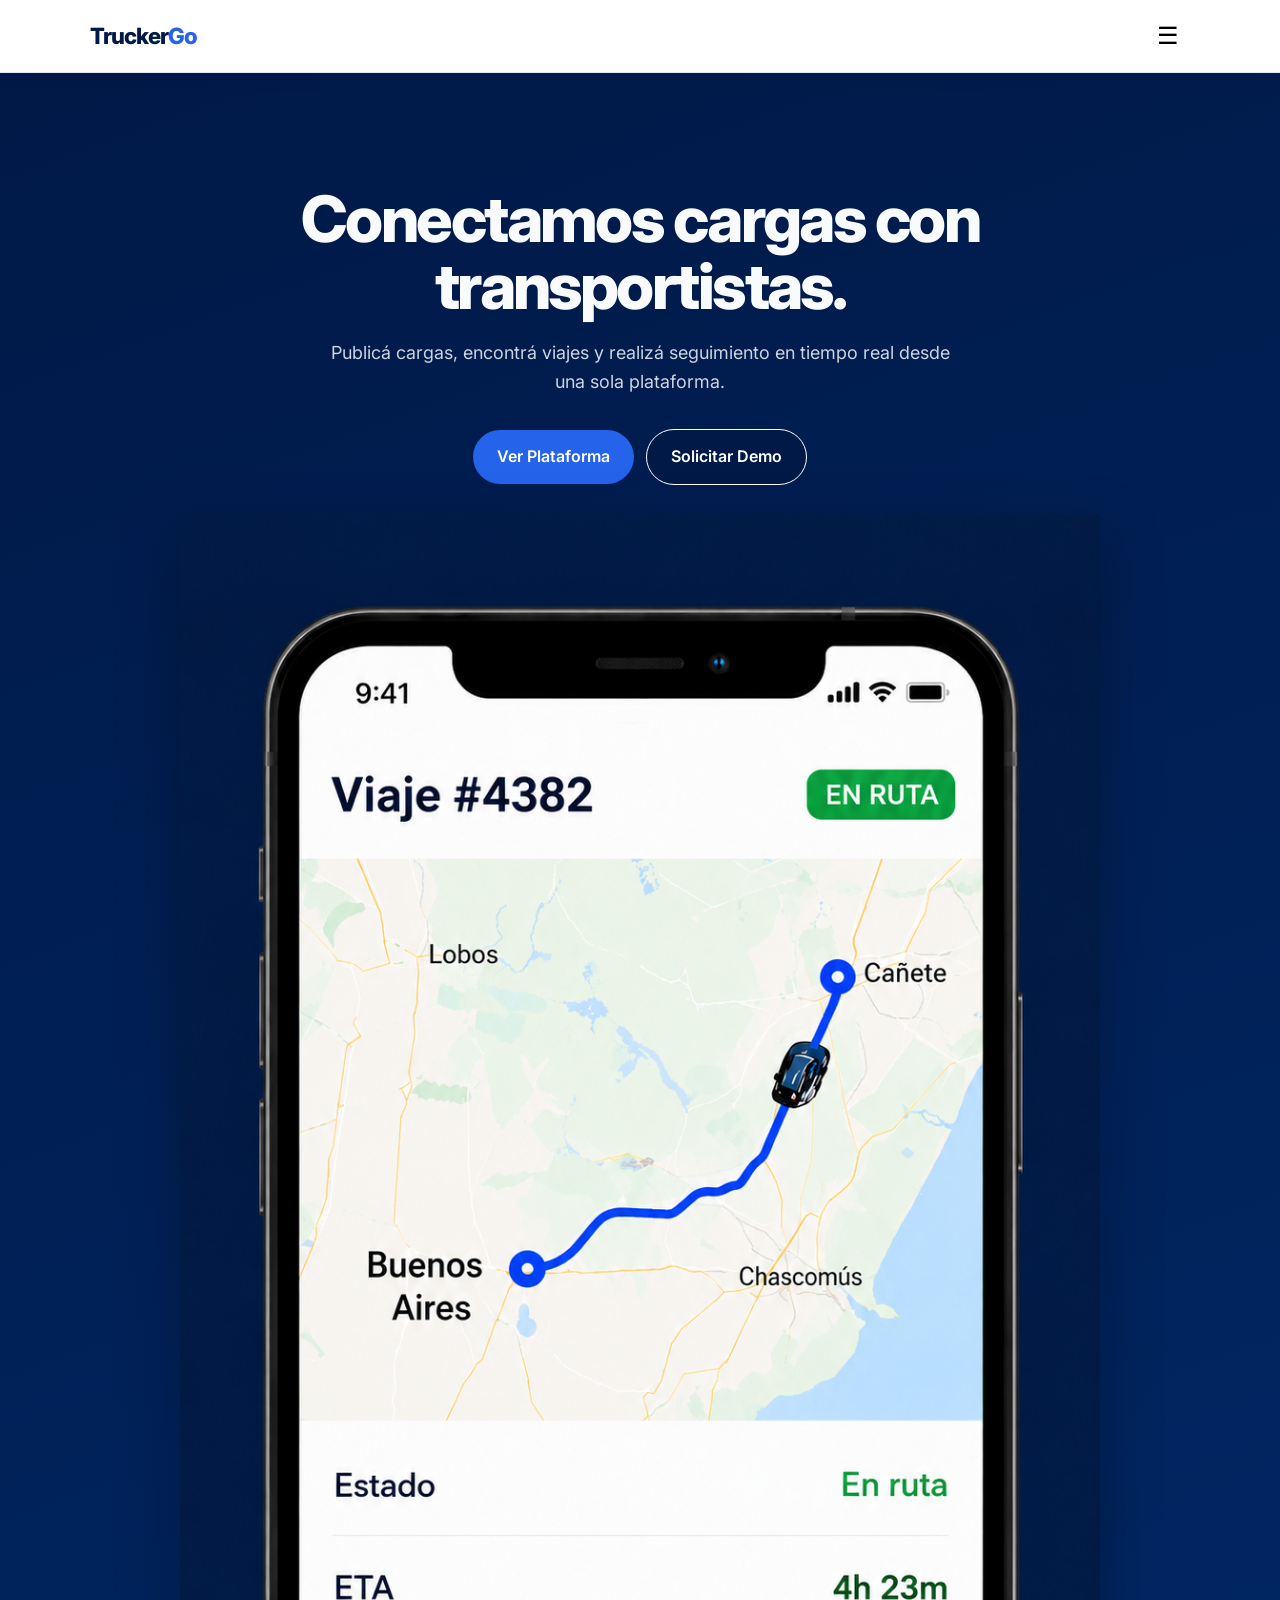
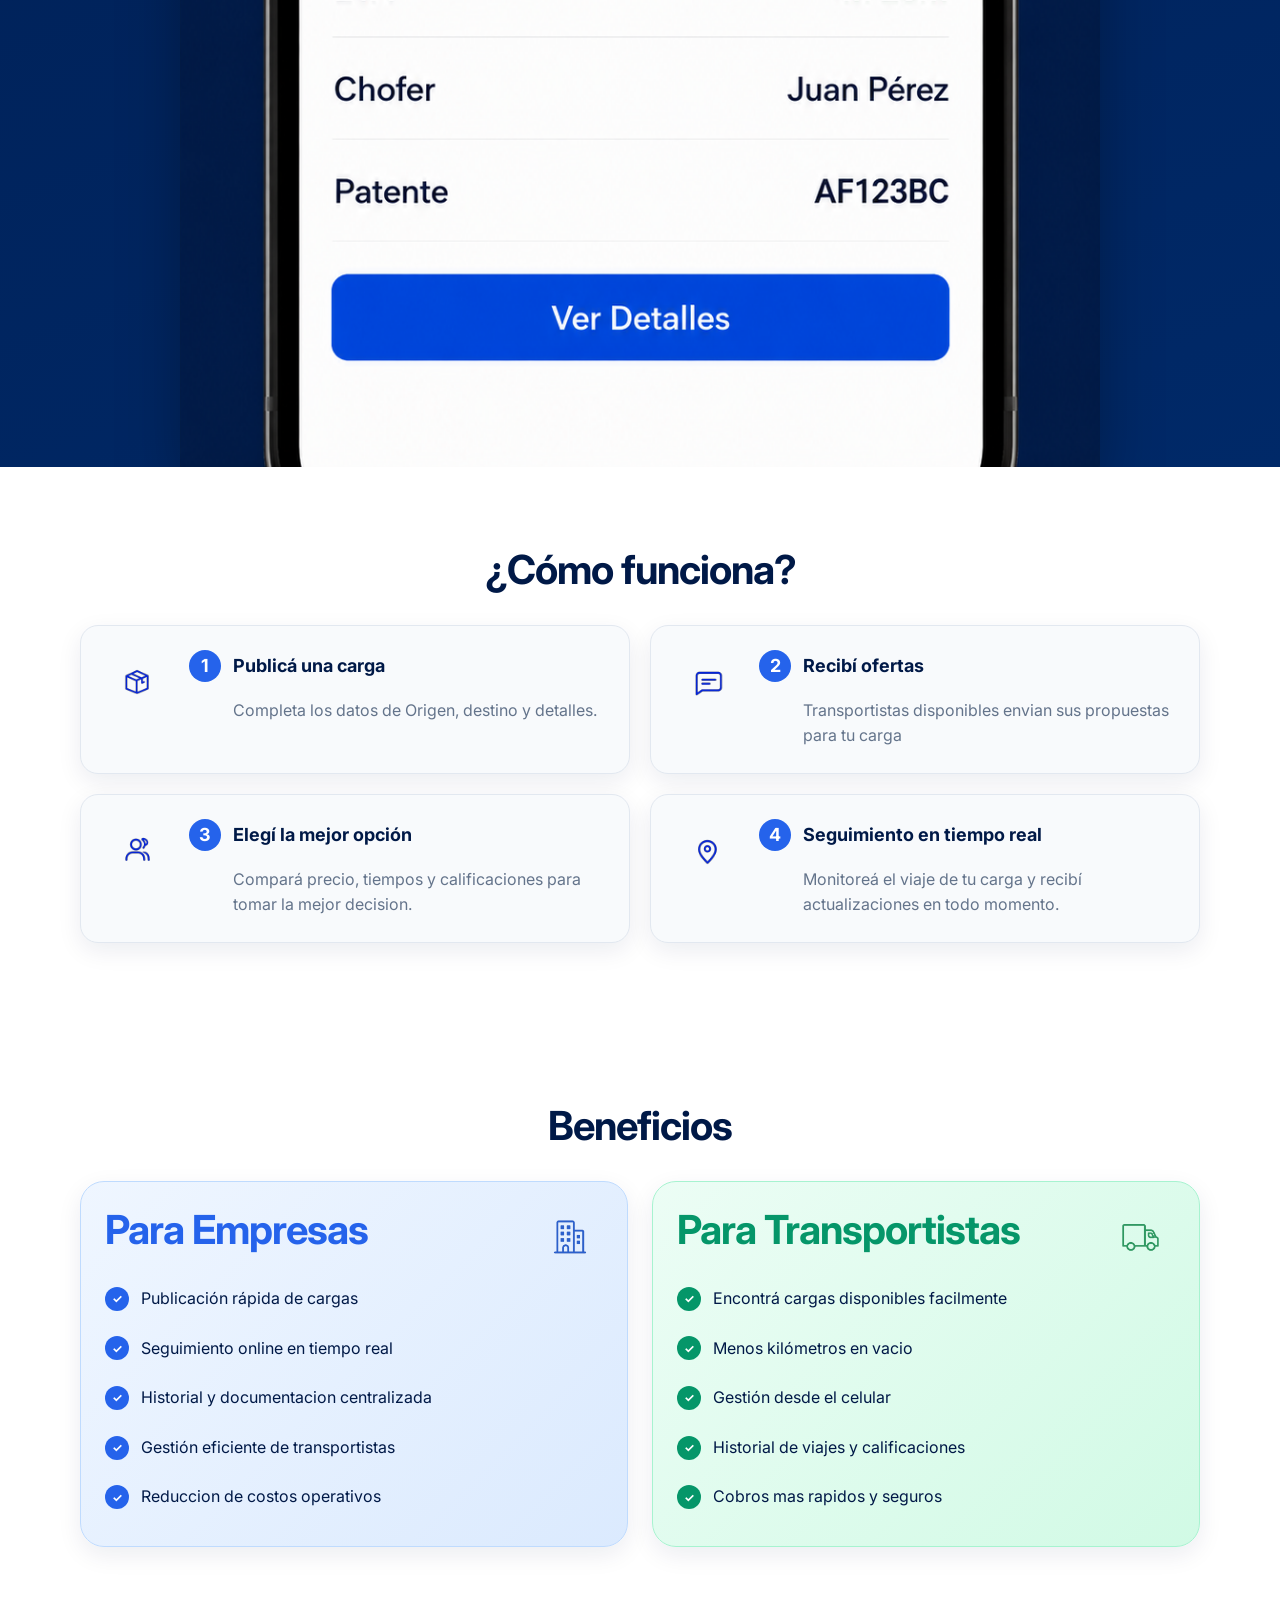
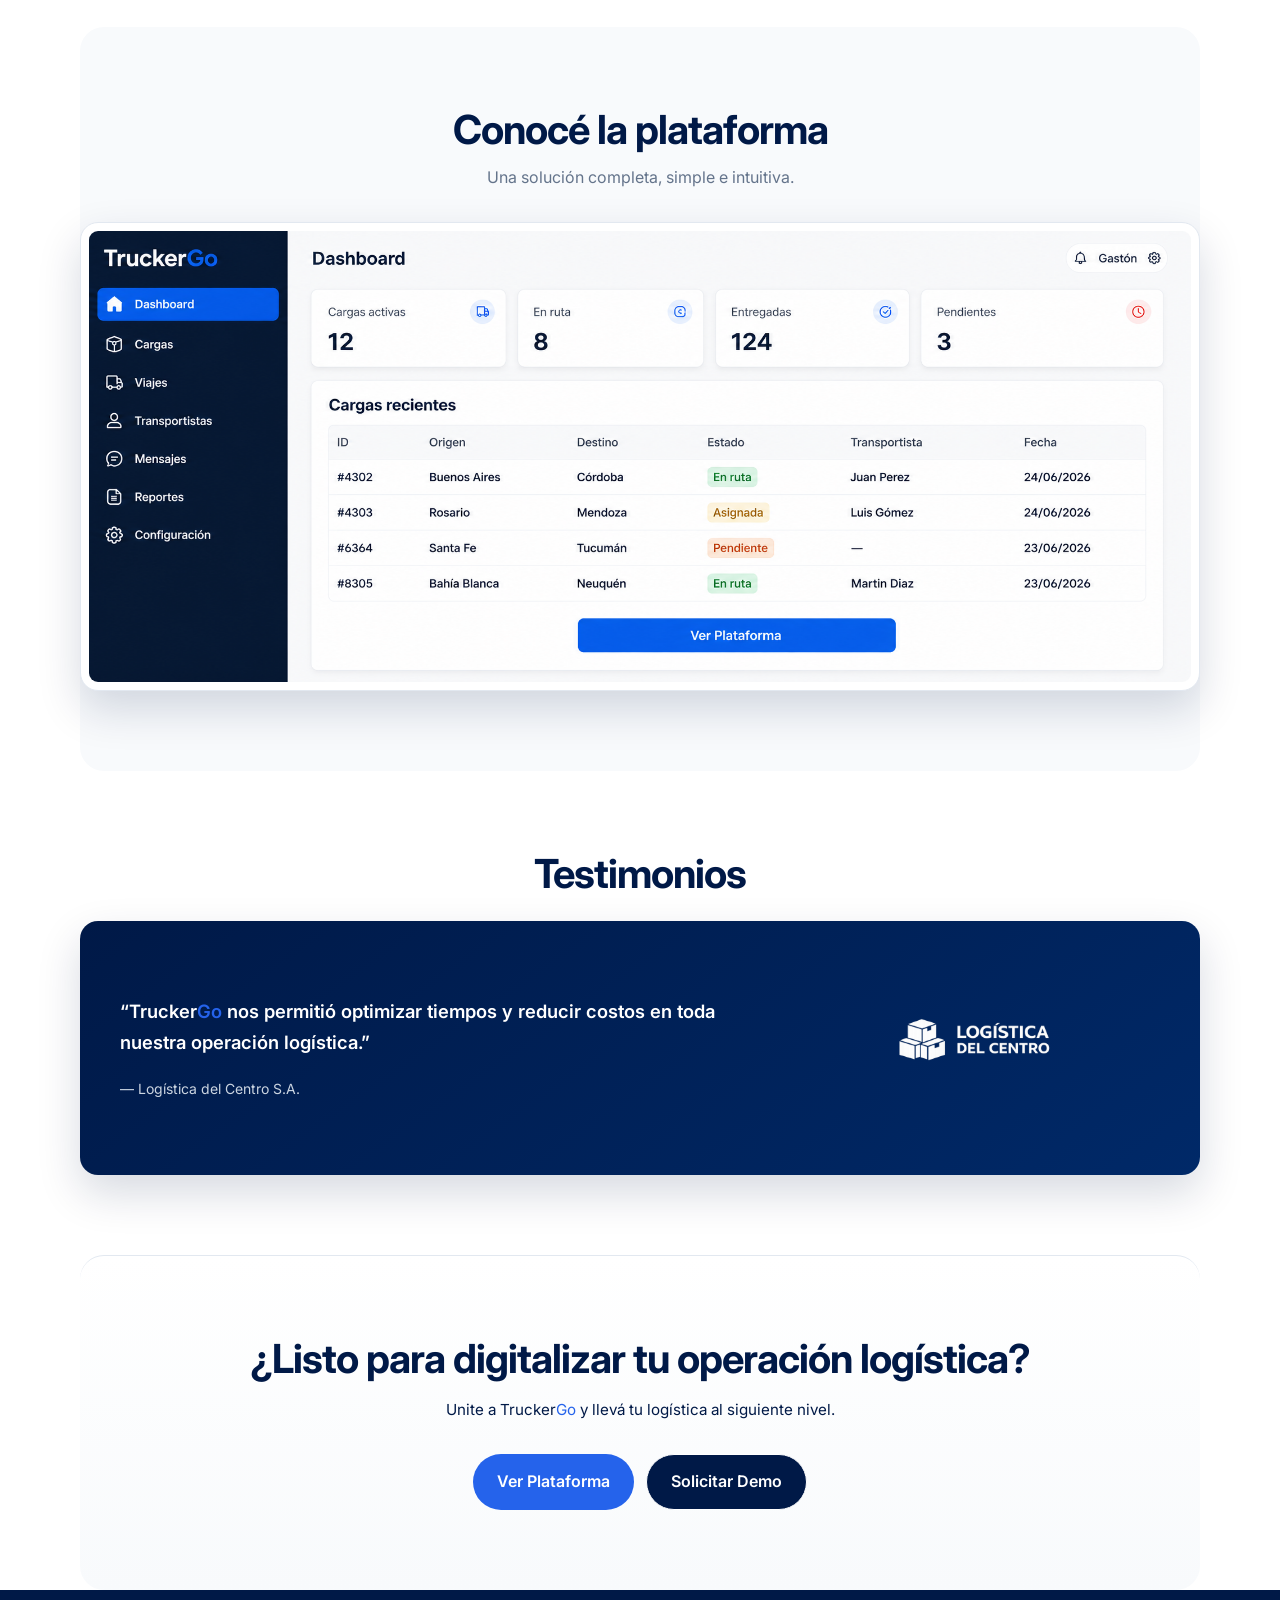
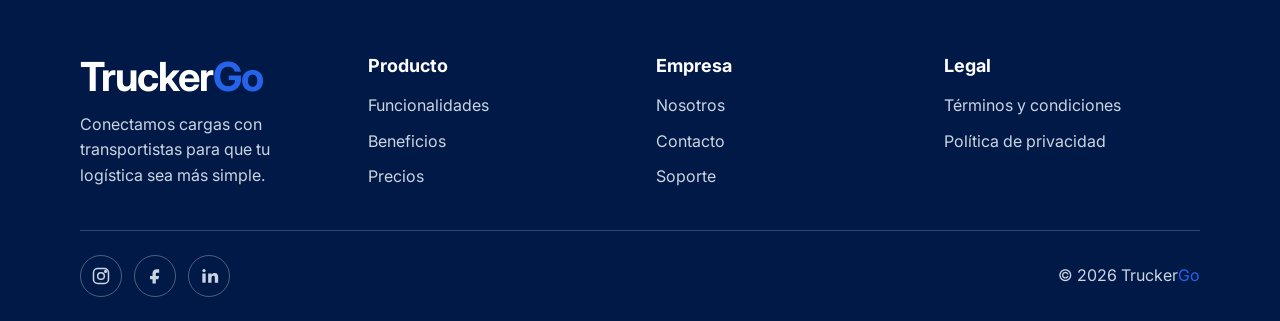
<file: index.html>
<!DOCTYPE html>
<html lang="es">

<head>
    <meta charset="UTF-8">
    <meta name="viewport" content="width=device-width, initial-scale=1.0">
    <title>TruckerGo | Plataforma logística</title>
    <meta name="description"
        content="Conectamos empresas con transportistas para gestionar cargas y seguimiento en tiempo real.">
    <link rel="preconnect" href="https://fonts.googleapis.com">
    <link rel="preconnect" href="https://fonts.gstatic.com" crossorigin>
    <link href="https://fonts.googleapis.com/css2?family=Inter:wght@400;500;600;700;800&display=swap" rel="stylesheet">
    <link rel="stylesheet" href="style.css">
</head>

<body>
    <!-- HEADER -->
    <header>
        <div class="container header-inner">
            <div class="logo">Trucker<span class="brand-x">Go</span></div>
            <button class="menu-btn" aria-label="Abrir menú">
                ☰
            </button>
        </div>
    </header>

    <main>
        <!-- HERO -->
        <section id="hero">
            <div class="hero-content">
                <h1>
                    Conectamos cargas con transportistas.
                </h1>
                <p>
                    Publicá cargas, encontrá viajes y realizá
                    seguimiento en tiempo real desde una sola
                    plataforma.
                </p>
                <div class="hero-buttons">
                    <button id="plataforma-btn" class="action-button">Ver Plataforma</button>
                    <button id="demo" class="action-button">Solicitar Demo</button>
                </div>
            </div>
            <div id="hero-preview">
                <img src="imagenes/celular home.png" alt="Seguimiento de viaje CargoX">
            </div>
        </section>

        <!-- COMO FUNCIONA -->
        <section id="como-funciona">
            <h2>¿Cómo funciona?</h2>

            <div class="steps-grid">
                <div class="step">
                    <img src="imagenes/publicar-carga.svg" alt="Publicar carga">
                    <div class="step-content">
                        <div class="step-title">
                            <h3>
                                <span class="step-number">1</span>
                                Publicá una carga
                            </h3>
                        </div>
                        <p>Completa los datos de Origen, destino y detalles.</p>
                    </div>
                </div>

                <div class="step">
                    <img src="imagenes/ofertas.svg" alt="Recibir ofertas">
                    <div class="step-content">
                        <div class="step-title">
                            <h3>
                                <span class="step-number">2</span>
                                Recibí ofertas
                            </h3>
                        </div>
                        <p>Transportistas disponibles envian sus propuestas para tu carga</p>
                    </div>
                </div>

                <div class="step">
                    <img src="imagenes/transportista.svg" alt="Elegir transportista">
                    <div class="step-content">
                        <div class="step-title">
                            <h3>
                                <span class="step-number">3</span>
                                Elegí la mejor opción
                            </h3>
                        </div>
                        <p>Compará precio, tiempos y calificaciones para tomar la mejor decision.</p>
                    </div>
                </div>

                <div class="step">
                    <img src="imagenes/tracking.svg" alt="Seguimiento en tiempo real">
                    <div class="step-content">
                        <div class="step-title">
                            <h3>
                                <span class="step-number">4</span>
                                Seguimiento en tiempo real
                            </h3>
                        </div>
                        <p>Monitoreá el viaje de tu carga y recibí actualizaciones en todo momento.</p>
                    </div>
                </div>
            </div>
        </section>

        <!-- BENEFICIOS -->
        <section id="beneficios">
            <h2>Beneficios</h2>

            <div class="benefits-grid">
                <!-- BENEFICIOS EMPRESAS -->
                <section id="empresas">
                    <div class="card-header">
                        <h2>Para Empresas</h2>
                        <img src="imagenes/empresascard.png" alt="empresascard.png">
                    </div>
                    <ul>
                        <li>Publicación rápida de cargas</li>
                        <li>Seguimiento online en tiempo real</li>
                        <li>Historial y documentacion centralizada</li>
                        <li>Gestión eficiente de transportistas</li>
                        <li>Reduccion de costos operativos</li>
                    </ul>
                </section>

                <!-- BENEFICIOS TRANSPORTISTAS -->
                <section id="transportistas">
                    <div class="card-header">
                        <h2>Para Transportistas</h2>
                        <img src="imagenes/transportescard.png" alt="transportistascard.png">
                    </div>
                    <ul>
                        <li>Encontrá cargas disponibles facilmente</li>
                        <li>Menos kilómetros en vacio</li>
                        <li>Gestión desde el celular</li>
                        <li>Historial de viajes y calificaciones</li>
                        <li>Cobros mas rapidos y seguros</li>
                    </ul>
                </section>
            </div>
        </section>

        <!-- PLATAFORMA -->
        <section id="plataforma">
            <h2>Conocé la plataforma</h2>
            <p>Una solución completa, simple e intuitiva.</p>
            <img src="imagenes/dashboard.png" alt="Dashboard de CargoX">
        </section>

        <!-- TESTIMONIOS -->
        <section id="testimonios">
            <h2>Testimonios</h2>
            <article class="testimonial-card">
                <div class="testimonial-content">
                    <blockquote>
                        “Trucker<span class="brand-x">Go</span> nos permitió optimizar tiempos y reducir costos en toda
                        nuestra operación logística.”
                    </blockquote>
                    <p>— Logística del Centro S.A.</p>
                </div>
                <div class="testimonial-image">
                    <img src="imagenes/logisticadelcentro.png" alt="Logística del Centro S.A.">
                </div>
            </article>
        </section>

        <!-- INVITE -->
        <section id="invite">
            <h2>¿Listo para digitalizar tu operación logística?</h2>
            <p>Unite a Trucker<span class="brand-x">Go</span> y llevá tu logística al siguiente nivel.</p>
            <div class="invite-buttons">
                <button class="action-button invite-platform">Ver Plataforma</button>
                <button class="action-button invite-demo">Solicitar Demo</button>
            </div>
        </section>

    </main>

    <footer>
        <div class="footer-grid">
            <div class="footer-brand">
                <h2>Trucker<span class="brand-x">Go</span></h2>
                <p>Conectamos cargas con transportistas para que tu logística sea más simple.</p>
            </div>

            <div class="footer-column">
                <h3>Producto</h3>
                <ul>
                    <li><a href="#">Funcionalidades</a></li>
                    <li><a href="#">Beneficios</a></li>
                    <li><a href="#">Precios</a></li>
                </ul>
            </div>

            <div class="footer-column">
                <h3>Empresa</h3>
                <ul>
                    <li><a href="#">Nosotros</a></li>
                    <li><a href="#">Contacto</a></li>
                    <li><a href="#">Soporte</a></li>
                </ul>
            </div>

            <div class="footer-column">
                <h3>Legal</h3>
                <ul>
                    <li><a href="#">Términos y condiciones</a></li>
                    <li><a href="#">Política de privacidad</a></li>
                </ul>
            </div>
        </div>

        <div class="footer-bottom">
            <div class="social-links">
                <a href="#" aria-label="Instagram">
                    <svg viewBox="0 0 24 24" aria-hidden="true">
                        <rect x="3" y="3" width="18" height="18" rx="5"></rect>
                        <circle cx="12" cy="12" r="4"></circle>
                        <circle cx="17.5" cy="6.5" r="1"></circle>
                    </svg>
                </a>
                <a href="#" aria-label="Facebook">
                    <svg viewBox="0 0 24 24" aria-hidden="true">
                        <path d="M14 8h3V4h-3c-3 0-5 2-5 5v3H6v4h3v5h4v-5h3l1-4h-4V9c0-.7.3-1 1-1Z"></path>
                    </svg>
                </a>
                <a href="#" aria-label="LinkedIn">
                    <svg viewBox="0 0 24 24" aria-hidden="true">
                        <rect x="4" y="9" width="4" height="11"></rect>
                        <circle cx="6" cy="5.5" r="2"></circle>
                        <path d="M11 9h4v1.5c.9-1.2 2.2-2 4-2 3 0 4 2 4 5V20h-4v-6c0-1.4-.5-2.2-1.8-2.2-1.5 0-2.2 1-2.2 2.7V20h-4V9Z"></path>
                    </svg>
                </a>
            </div>
            <p>© 2026 Trucker<span class="brand-x">Go</span></p>
        </div>
    </footer>
</body>
</html>
</file>
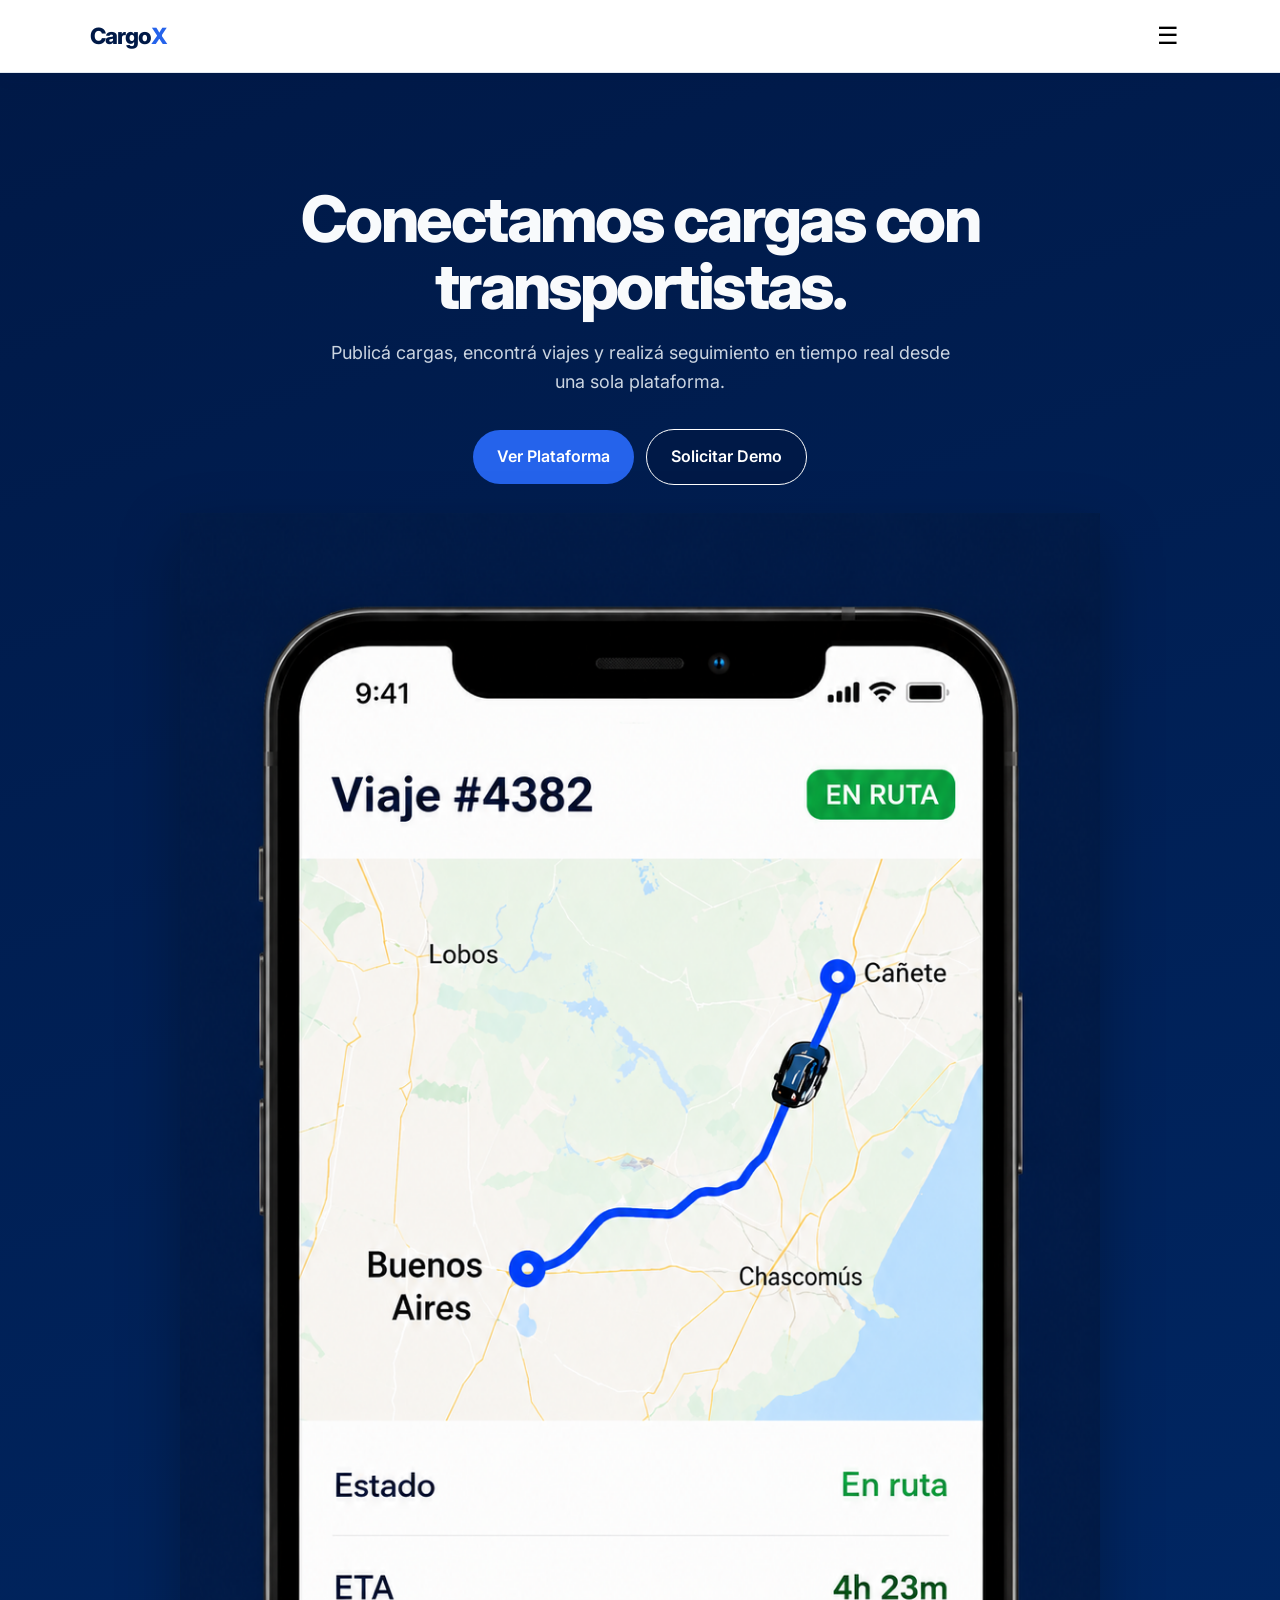
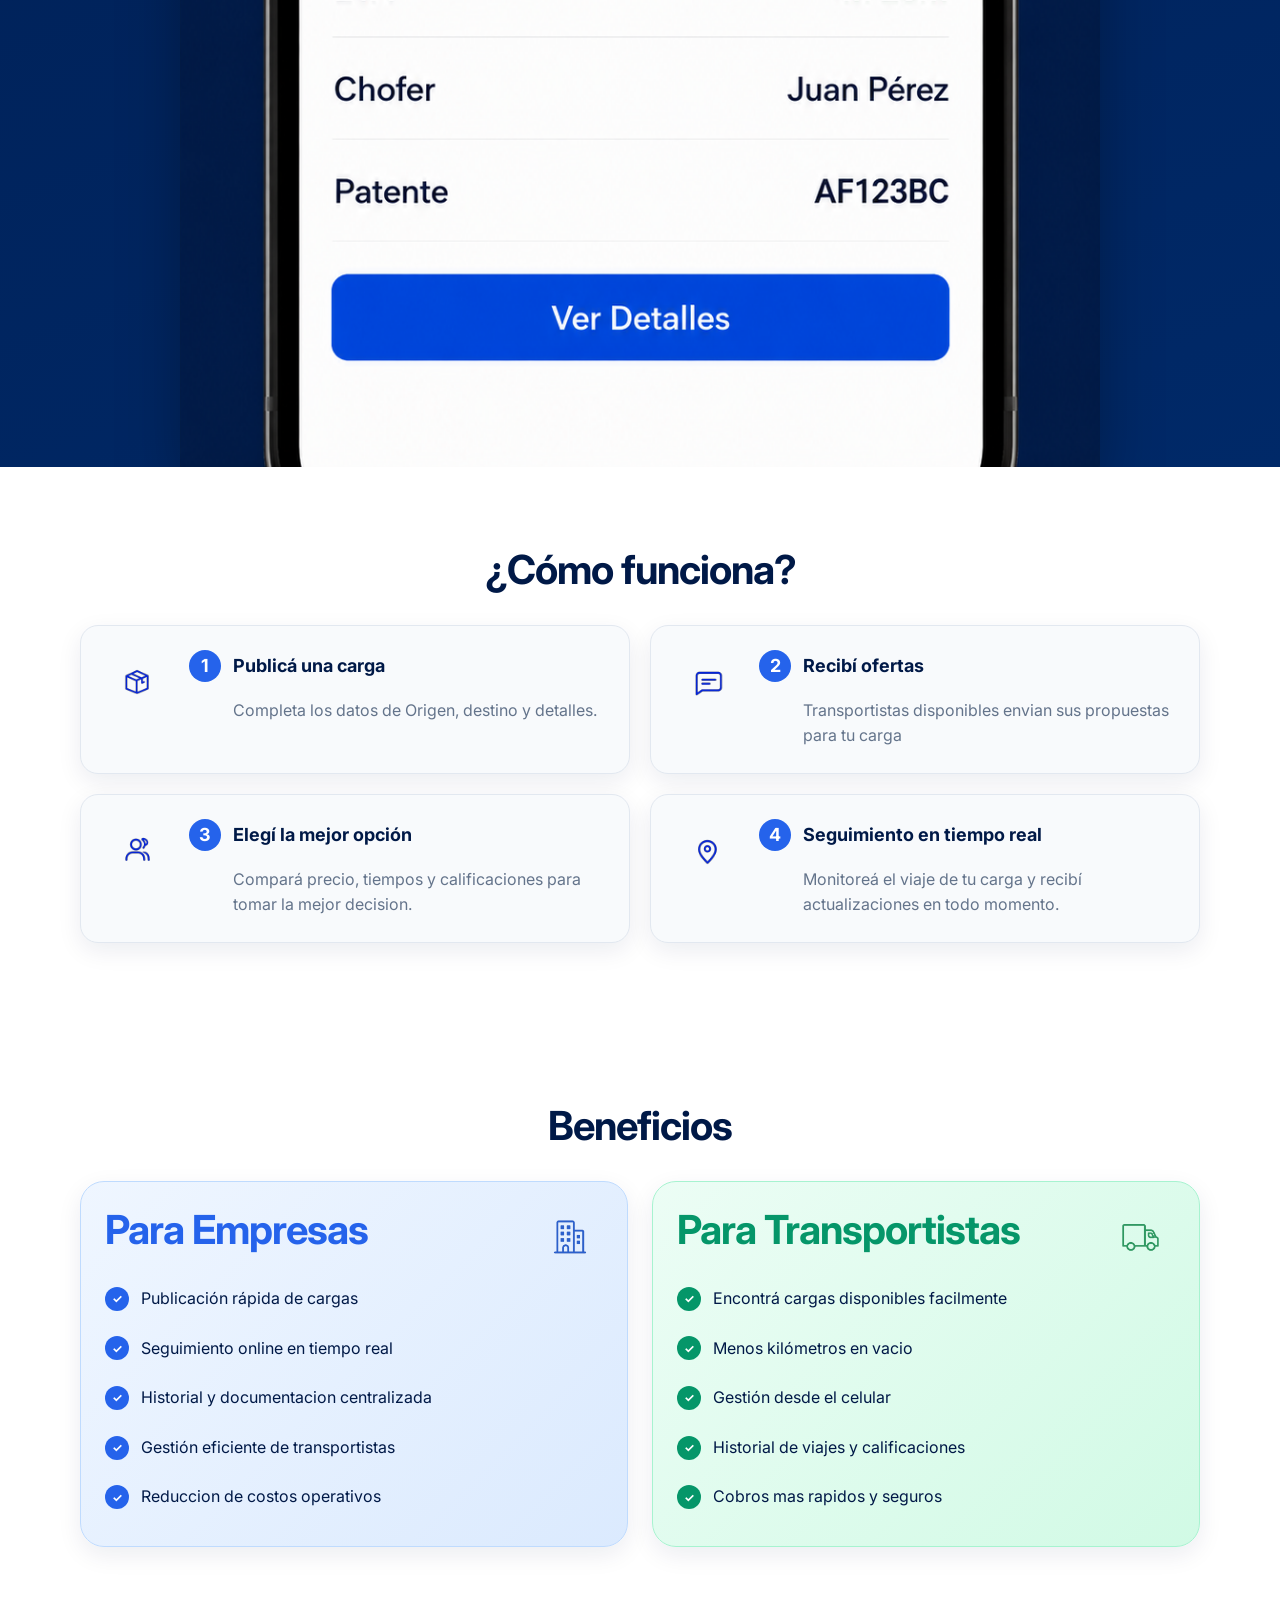
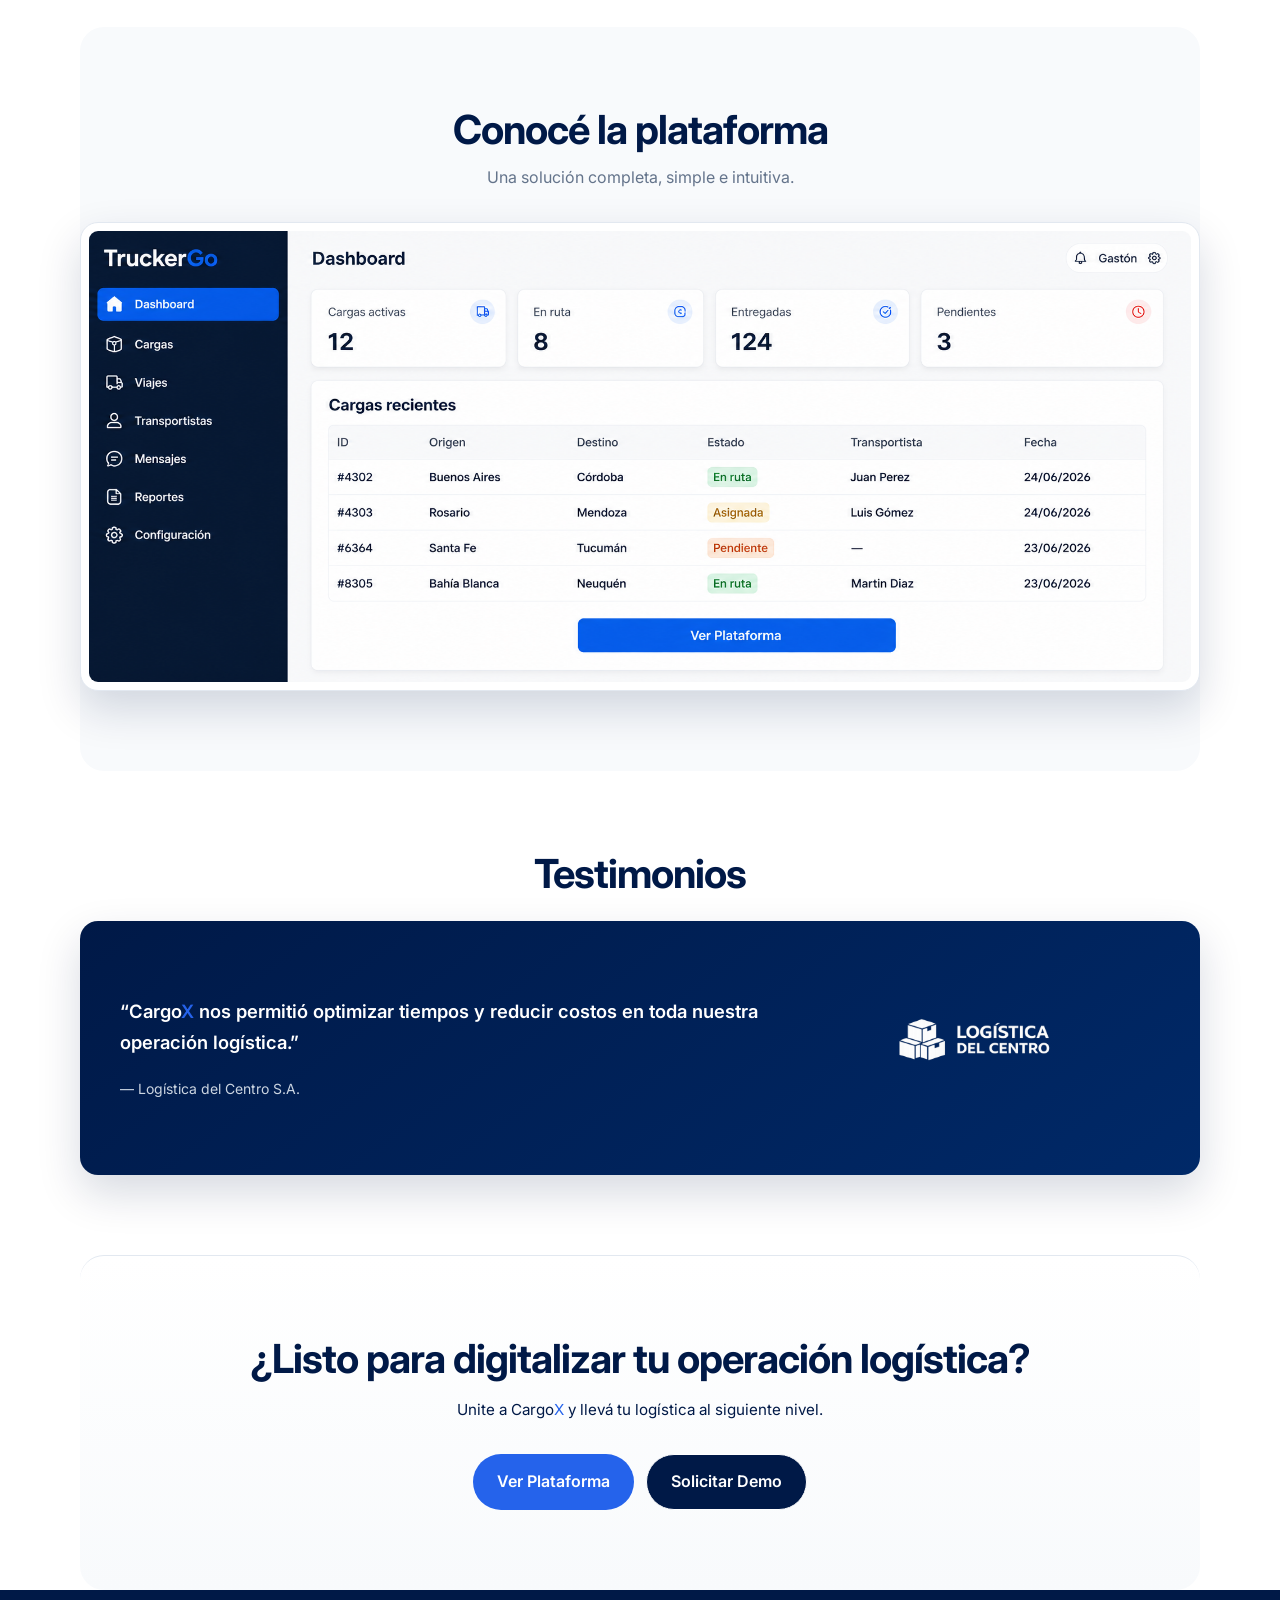
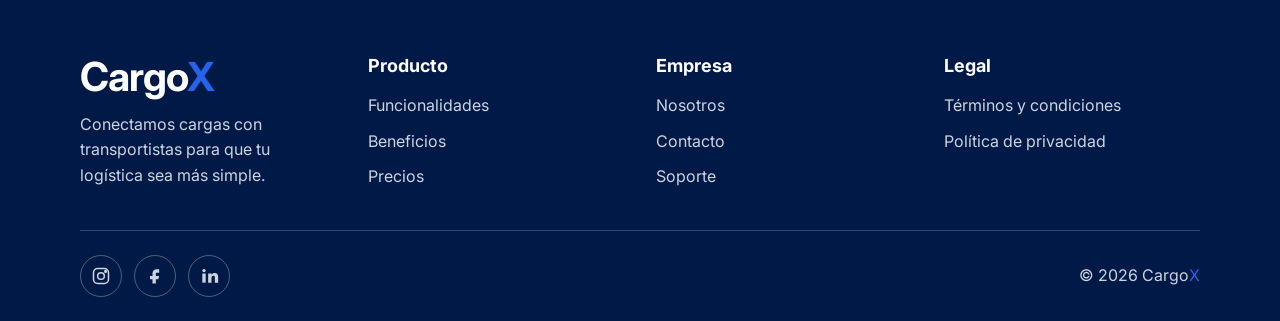
<file: home.html>
<!DOCTYPE html>
<html lang="es">

<head>
    <meta charset="UTF-8">
    <meta name="viewport" content="width=device-width, initial-scale=1.0">
    <title>CargoX | Plataforma logística</title>
    <meta name="description"
        content="Conectamos empresas con transportistas para gestionar cargas y seguimiento en tiempo real.">
    <link rel="preconnect" href="https://fonts.googleapis.com">
    <link rel="preconnect" href="https://fonts.gstatic.com" crossorigin>
    <link href="https://fonts.googleapis.com/css2?family=Inter:wght@400;500;600;700;800&display=swap" rel="stylesheet">
    <link rel="stylesheet" href="style.css">
</head>

<body>
    <!-- HEADER -->
    <header>
        <div class="container header-inner">
            <div class="logo">Cargo<span class="brand-x">X</span></div>
            <button class="menu-btn" aria-label="Abrir menú">
                ☰
            </button>
        </div>
    </header>

    <main>
        <!-- HERO -->
        <section id="hero">
            <div class="hero-content">
                <h1>
                    Conectamos cargas con transportistas.
                </h1>
                <p>
                    Publicá cargas, encontrá viajes y realizá
                    seguimiento en tiempo real desde una sola
                    plataforma.
                </p>
                <div class="hero-buttons">
                    <button id="plataforma-btn" class="action-button">Ver Plataforma</button>
                    <button id="demo" class="action-button">Solicitar Demo</button>
                </div>
            </div>
            <div id="hero-preview">
                <img src="imagenes/celular home.png" alt="Seguimiento de viaje CargoX">
            </div>
        </section>

        <!-- COMO FUNCIONA -->
        <section id="como-funciona">
            <h2>¿Cómo funciona?</h2>

            <div class="steps-grid">
                <div class="step">
                    <img src="imagenes/publicar-carga.svg" alt="Publicar carga">
                    <div class="step-content">
                        <div class="step-title">
                            <h3>
                                <span class="step-number">1</span>
                                Publicá una carga
                            </h3>
                        </div>
                        <p>Completa los datos de Origen, destino y detalles.</p>
                    </div>
                </div>

                <div class="step">
                    <img src="imagenes/ofertas.svg" alt="Recibir ofertas">
                    <div class="step-content">
                        <div class="step-title">
                            <h3>
                                <span class="step-number">2</span>
                                Recibí ofertas
                            </h3>
                        </div>
                        <p>Transportistas disponibles envian sus propuestas para tu carga</p>
                    </div>
                </div>

                <div class="step">
                    <img src="imagenes/transportista.svg" alt="Elegir transportista">
                    <div class="step-content">
                        <div class="step-title">
                            <h3>
                                <span class="step-number">3</span>
                                Elegí la mejor opción
                            </h3>
                        </div>
                        <p>Compará precio, tiempos y calificaciones para tomar la mejor decision.</p>
                    </div>
                </div>

                <div class="step">
                    <img src="imagenes/tracking.svg" alt="Seguimiento en tiempo real">
                    <div class="step-content">
                        <div class="step-title">
                            <h3>
                                <span class="step-number">4</span>
                                Seguimiento en tiempo real
                            </h3>
                        </div>
                        <p>Monitoreá el viaje de tu carga y recibí actualizaciones en todo momento.</p>
                    </div>
                </div>
            </div>
        </section>

        <!-- BENEFICIOS -->
        <section id="beneficios">
            <h2>Beneficios</h2>

            <div class="benefits-grid">
                <!-- BENEFICIOS EMPRESAS -->
                <section id="empresas">
                    <div class="card-header">
                        <h2>Para Empresas</h2>
                        <img src="imagenes/empresascard.png" alt="empresascard.png">
                    </div>
                    <ul>
                        <li>Publicación rápida de cargas</li>
                        <li>Seguimiento online en tiempo real</li>
                        <li>Historial y documentacion centralizada</li>
                        <li>Gestión eficiente de transportistas</li>
                        <li>Reduccion de costos operativos</li>
                    </ul>
                </section>

                <!-- BENEFICIOS TRANSPORTISTAS -->
                <section id="transportistas">
                    <div class="card-header">
                        <h2>Para Transportistas</h2>
                        <img src="imagenes/transportescard.png" alt="transportistascard.png">
                    </div>
                    <ul>
                        <li>Encontrá cargas disponibles facilmente</li>
                        <li>Menos kilómetros en vacio</li>
                        <li>Gestión desde el celular</li>
                        <li>Historial de viajes y calificaciones</li>
                        <li>Cobros mas rapidos y seguros</li>
                    </ul>
                </section>
            </div>
        </section>

        <!-- PLATAFORMA -->
        <section id="plataforma">
            <h2>Conocé la plataforma</h2>
            <p>Una solución completa, simple e intuitiva.</p>
            <img src="imagenes/dashboard.png" alt="Dashboard de CargoX">
        </section>

        <!-- TESTIMONIOS -->
        <section id="testimonios">
            <h2>Testimonios</h2>
            <article class="testimonial-card">
                <div class="testimonial-content">
                    <blockquote>
                        “Cargo<span class="brand-x">X</span> nos permitió optimizar tiempos y reducir costos en toda
                        nuestra operación logística.”
                    </blockquote>
                    <p>— Logística del Centro S.A.</p>
                </div>
                <div class="testimonial-image">
                    <img src="imagenes/logisticadelcentro.png" alt="Logística del Centro S.A.">
                </div>
            </article>
        </section>

        <!-- INVITE -->
        <section id="invite">
            <h2>¿Listo para digitalizar tu operación logística?</h2>
            <p>Unite a Cargo<span class="brand-x">X</span> y llevá tu logística al siguiente nivel.</p>
            <div class="invite-buttons">
                <button class="action-button invite-platform">Ver Plataforma</button>
                <button class="action-button invite-demo">Solicitar Demo</button>
            </div>
        </section>

    </main>

    <footer>
        <div class="footer-grid">
            <div class="footer-brand">
                <h2>Cargo<span class="brand-x">X</span></h2>
                <p>Conectamos cargas con transportistas para que tu logística sea más simple.</p>
            </div>

            <div class="footer-column">
                <h3>Producto</h3>
                <ul>
                    <li><a href="#">Funcionalidades</a></li>
                    <li><a href="#">Beneficios</a></li>
                    <li><a href="#">Precios</a></li>
                </ul>
            </div>

            <div class="footer-column">
                <h3>Empresa</h3>
                <ul>
                    <li><a href="#">Nosotros</a></li>
                    <li><a href="#">Contacto</a></li>
                    <li><a href="#">Soporte</a></li>
                </ul>
            </div>

            <div class="footer-column">
                <h3>Legal</h3>
                <ul>
                    <li><a href="#">Términos y condiciones</a></li>
                    <li><a href="#">Política de privacidad</a></li>
                </ul>
            </div>
        </div>

        <div class="footer-bottom">
            <div class="social-links">
                <a href="#" aria-label="Instagram">
                    <svg viewBox="0 0 24 24" aria-hidden="true">
                        <rect x="3" y="3" width="18" height="18" rx="5"></rect>
                        <circle cx="12" cy="12" r="4"></circle>
                        <circle cx="17.5" cy="6.5" r="1"></circle>
                    </svg>
                </a>
                <a href="#" aria-label="Facebook">
                    <svg viewBox="0 0 24 24" aria-hidden="true">
                        <path d="M14 8h3V4h-3c-3 0-5 2-5 5v3H6v4h3v5h4v-5h3l1-4h-4V9c0-.7.3-1 1-1Z"></path>
                    </svg>
                </a>
                <a href="#" aria-label="LinkedIn">
                    <svg viewBox="0 0 24 24" aria-hidden="true">
                        <rect x="4" y="9" width="4" height="11"></rect>
                        <circle cx="6" cy="5.5" r="2"></circle>
                        <path d="M11 9h4v1.5c.9-1.2 2.2-2 4-2 3 0 4 2 4 5V20h-4v-6c0-1.4-.5-2.2-1.8-2.2-1.5 0-2.2 1-2.2 2.7V20h-4V9Z"></path>
                    </svg>
                </a>
            </div>
            <p>© 2026 Cargo<span class="brand-x">X</span></p>
        </div>
    </footer>
</body>
</html>
</file>
<file: style.css>
/* =========================
   RESET
========================= */

* {
    margin: 0;
    padding: 0;
    box-sizing: border-box;
}

html {
    scroll-behavior: smooth;
}

body {
    font-family: "Inter", sans-serif;
    background: #ffffff;
    color: #001947;
    line-height: 1.6;
}

/* =========================
   VARIABLES
========================= */

:root {
    --primary: #2563eb;
    --primary-hover: #001947;
    --navy: #001947;

    --background: #ffffff;
    --surface: #f8fafc;

    --text: #001947;
    --muted: #64748b;

    --border: #e2e8f0;

    --radius-sm: 12px;
    --radius: 18px;
    --radius-lg: 24px;
    --shadow-sm: 0 8px 24px rgba(0, 25, 71, 0.08);
    --shadow-md: 0 18px 44px rgba(0, 25, 71, 0.16);
}

/* =========================
   LAYOUT
========================= */

.container {
    width: min(1100px, 90%);
    margin: 0 auto;
}

section {
    padding: 80px 0;
}

#como-funciona,
#beneficios,
#plataforma,
#testimonios,
#invite,
.footer-grid,
.footer-bottom {
    width: min(1120px, calc(100% - 48px));
    margin-inline: auto;
}

/* =========================
   TYPOGRAPHY
========================= */

h1 {
    font-size: clamp(2.5rem, 9vw, 4rem);
    line-height: 1.05;
    font-weight: 800;
    letter-spacing: -0.04em;
}

h2 {
    font-size: clamp(1.75rem, 6vw, 2.5rem);
    line-height: 1.15;
    letter-spacing: -0.025em;
    margin-bottom: 16px;
}

h3 {
    font-size: 1.125rem;
    line-height: 1.3;
}

p {
    color: var(--muted);
}

/* =========================
   HEADER
========================= */

header {
    position: sticky;
    top: 0;
    background: rgba(255, 255, 255, 0.94);
    border-bottom: 1px solid var(--border);
    box-shadow: 0 4px 18px rgba(0, 25, 71, 0.05);
    backdrop-filter: blur(12px);
    z-index: 100;
}

.header-inner {
    height: 72px;
    display: flex;
    align-items: center;
    justify-content: space-between;
}

.logo {
    font-size: 1.4rem;
    font-weight: 800;
    letter-spacing: -0.04em;
}

.brand-x {
    color: var(--primary);
}

.menu-btn {
    display: inline-flex;
    align-items: center;
    justify-content: center;
    width: 44px;
    height: 44px;
    border: 1px solid transparent;
    border-radius: 12px;
    background: transparent;
    font-size: 1.5rem;
    cursor: pointer;
    transition: background-color .2s, border-color .2s, transform .2s;
}

.menu-btn:hover {
    background: var(--surface);
    border-color: var(--border);
}

.menu-btn:focus-visible {
    outline: 3px solid rgba(37, 99, 235, 0.3);
    outline-offset: 2px;
}

.menu-btn:active {
    transform: scale(0.95);
}

/* =========================
   HERO
========================= */

#hero {
    background: linear-gradient(160deg, #001947 0%, #002968 100%);
    color: #f8fafc;
    padding: 88px 24px 0;
    overflow: hidden;
}

.hero-content {
    width: min(760px, 100%);
    margin: 0 auto;
    text-align: center;
}

.hero-content p {
    max-width: 620px;
    margin: 20px auto 0;
    color: #cbd5e1;
    font-size: 1.05rem;
}

.hero-buttons {
    display: flex;
    flex-wrap: wrap;
    gap: 12px;
    align-items: center;
    margin-top: 32px;
    justify-content: center;
}

#demo {
    background: #001947;
    color: white;
    border: 1px solid white;
}

.action-button {
    min-height: 48px;
    padding: 14px 24px;
    border-radius: 999px;
    border: none;
    font: inherit;
    font-weight: 600;
    cursor: pointer;
    transition: background-color .2s, border-color .2s, transform .2s,
        box-shadow .2s;
}

.action-button:hover {
    transform: translateY(-2px);
    box-shadow: 0 8px 18px rgba(0, 0, 0, 0.2);
}

.action-button:focus-visible {
    outline: 3px solid rgba(255, 255, 255, 0.45);
    outline-offset: 3px;
}

.action-button:active {
    transform: translateY(0);
    box-shadow: none;
}

#hero-preview {
    width: min(920px, 100%);
    margin: 28px auto 0;
    padding: 0;
}

#hero-preview img {
    display: block;
    width: 100%;
    height: auto;
    filter: drop-shadow(0 24px 30px rgba(0, 0, 0, 0.28));
}

#plataforma-btn {
    background: #2563eb;
    color: white;
}

/* =========================
   COMO FUNCIONA
========================= */

#como-funciona {
    padding: 48px 0;
}

#como-funciona h2 {
    text-align: center;
}

.steps-grid {
    display: grid;
    gap: 20px;
    margin-top: 32px;
}

.step {
    display: flex;
    gap: 20px;
    align-items: flex-start;
    min-height: 100%;
}

.step img {
    width: 64px;
    height: 64px;
    flex-shrink: 0;
}

.step-content {
    flex: 1;
}


.step h3 {
    display: flex;
    align-items: center;
    gap: 12px;
    margin-bottom: 8px;
}

.step-title {
    display: flex;
    align-items: center;
    gap: 12px;
    margin-bottom: 8px;
}

.step-number {
    display: inline-flex;
    align-items: center;
    justify-content: center;
    width: 32px;
    height: 32px;
    border-radius: 50%;
    background-color: #2563eb;
    color: white;
    font-weight: 700;
    flex-shrink: 0;
    position: relative;
}

.step p {
    margin-left: 44px;
}

/* =========================
   BUTTONS
========================= */

.btn {
    display: inline-flex;
    justify-content: center;
    align-items: center;
    padding: 14px 24px;
    border-radius: 999px;
    text-decoration: none;
    font-weight: 600;
    transition: .2s;
}

.btn-primary {
    background: var(--primary);
    color: white;
}

.btn-primary:hover {
    background: var(--primary-hover);
}

.btn-secondary {
    border: 1px solid var(--border);
    color: var(--text);
}

/* =========================
   STEPS
========================= */

.step {
    background: var(--surface);
    padding: 24px;
    border-radius: var(--radius);
    border: 1px solid var(--border);
    box-shadow: var(--shadow-sm);
    transition: transform .25s, box-shadow .25s, border-color .25s;
}

.step:hover {
    transform: translateY(-4px);
    border-color: #bfdbfe;
    box-shadow: var(--shadow-md);
}

/* =========================
   BENEFICIOS
========================= */

#beneficios {
    padding: 48px 0;
}

#beneficios > h2 {
    margin-bottom: 32px;
    text-align: center;
}

.benefits-grid {
    display: grid;
    gap: 24px;
}

/* Cards */

#empresas,
#transportistas {
    padding: 24px;
    margin-bottom: 0;
    border-radius: var(--radius-lg);
    box-shadow: var(--shadow-sm);
    transition: transform .25s, box-shadow .25s;
}

#empresas:hover,
#transportistas:hover {
    transform: translateY(-4px);
    box-shadow: var(--shadow-md);
}

/* EMPRESAS */

.card-header {
    display: flex;
    justify-content: space-between;
    align-items: center;
}

.card-header img {
    width: 68px;
    height: 68px;
}

#empresas {
    background: linear-gradient(
        135deg,
        #eff6ff 0%,
        #dbeafe 100%
    );
    border: 1px solid #bfdbfe;
}

#empresas h2 {
    color: #2563eb;
    margin-bottom: 20px;
}

/* TRANSPORTISTAS */

#transportistas {
    background: linear-gradient(
        135deg,
        #ecfdf5 0%,
        #d1fae5 100%
    );
    border: 1px solid #a7f3d0;
}

#transportistas h2 {
    color: #059669;
    margin-bottom: 20px;
}

/* LISTAS */

#empresas ul,
#transportistas ul {
    list-style: none;
    padding: 0;
    margin: 0;
}

#empresas li,
#transportistas li {
    display: flex;
    align-items: center;
    gap: 12px;
    padding: 12px 0;
}

/* CHECK EMPRESAS */

#empresas li::before {
    content: "✓";
    display: flex;
    align-items: center;
    justify-content: center;
    width: 24px;
    height: 24px;
    border-radius: 50%;
    background: #2563eb;
    color: white;
    font-size: 12px;
    font-weight: bold;
    flex-shrink: 0;
}

/* CHECK TRANSPORTISTAS */

#transportistas li::before {
    content: "✓";
    display: flex;
    align-items: center;
    justify-content: center;
    width: 24px;
    height: 24px;
    border-radius: 50%;
    background: #059669;
    color: white;
    font-size: 12px;
    font-weight: bold;
    flex-shrink: 0;
}

/* =========================
   PLATAFORMA
========================= */

#plataforma {
    padding: 48px 0;
    background: var(--surface);
    position: relative;
}

#plataforma h2 {
    text-align: center;
    margin-bottom: 12px;
}

#plataforma p {
    text-align: center;
    margin-bottom: 32px;
}

#plataforma img {
    width: 100%;
    height: auto;
    display: block;
    padding: 8px;
    background: white;
    border-radius: var(--radius);
    border: 1px solid #e2e8f0;
    box-shadow: var(--shadow-md);
    transition: transform .3s, box-shadow .3s;
}

#plataforma img:hover {
    transform: translateY(-4px);
    box-shadow: 0 24px 52px rgba(0, 25, 71, 0.22);
}

/* =========================
   TESTIMONIOS
========================= */

#testimonios {
    padding: 48px 0;
}

#testimonios h2 {
    margin-bottom: 24px;
    text-align: center;
}

.testimonial-card {
    display: grid;
    gap: 20px;
    align-items: center;
    padding: 32px 24px;
    border-radius: var(--radius);
    background: linear-gradient(145deg, #001947 0%, #002968 100%);
    color: white;
    box-shadow: var(--shadow-md);
}

.testimonial-image {
    width: 100%;
    max-width: 260px;
    margin: 0 auto;
}

.testimonial-image img {
    display: block;
    width: 100%;
    height: auto;
    object-fit: contain;
}

.testimonial-card blockquote {
    font-size: 1.15rem;
    font-weight: 600;
    line-height: 1.7;
}

.testimonial-card p {
    margin-top: 20px;
    color: #cbd5e1;
    font-size: 0.875rem;
}

/* =========================
   INVITE
========================= */

#invite {
    padding: 64px 24px;
    background: linear-gradient(180deg, #ffffff 0%, #f8fafc 100%);
    border-top: 1px solid var(--border);
    text-align: center;
}

#invite h2 {
    color: #001947;
}

#invite p {
    margin-top: 12px;
    color: #001947;
    font-size: 0.95rem;
}

.invite-buttons {
    display: flex;
    flex-wrap: wrap;
    justify-content: center;
    gap: 12px;
    margin-top: 32px;
}

.invite-buttons button:focus-visible {
    outline: 3px solid rgba(37, 99, 235, 0.3);
    outline-offset: 3px;
}

.invite-platform {
    border: none;
    background: #2563eb;
    color: white;
}

.invite-demo {
    border: 1px solid white;
    background: #001947;
    color: white;
}

/* =========================
   FOOTER
========================= */

footer {
    padding: 48px 24px 24px;
    background: var(--navy);
    color: white;
}

.footer-grid {
    display: grid;
    grid-template-columns: repeat(2, 1fr);
    gap: 32px 24px;
}

.footer-brand {
    grid-column: 1 / -1;
}

.footer-brand h2 {
    margin-bottom: 12px;
    color: white;
}

.footer-brand p {
    color: #cbd5e1;
}

.footer-column h3 {
    margin-bottom: 16px;
    color: white;
}

.footer-column ul {
    list-style: none;
}

.footer-column li + li {
    margin-top: 10px;
}

.footer-column a,
.social-links a {
    color: #cbd5e1;
    text-decoration: none;
    transition: color .2s, transform .2s, border-color .2s,
        background-color .2s;
}

.footer-column a:hover,
.social-links a:hover {
    color: white;
}

.footer-bottom {
    margin-top: 40px;
    padding-top: 24px;
    border-top: 1px solid rgba(255, 255, 255, 0.2);
}

.social-links {
    display: flex;
    flex-wrap: wrap;
    gap: 12px;
}

.social-links a {
    display: inline-flex;
    align-items: center;
    justify-content: center;
    width: 42px;
    height: 42px;
    border: 1px solid rgba(255, 255, 255, 0.3);
    border-radius: 50%;
}

.social-links a:hover {
    transform: translateY(-2px);
    border-color: var(--primary);
    background: rgba(37, 99, 235, 0.16);
}

.social-links svg {
    width: 20px;
    height: 20px;
    fill: none;
    stroke: currentColor;
    stroke-width: 1.8;
}

.social-links a:nth-child(2) svg,
.social-links a:nth-child(3) svg {
    fill: currentColor;
    stroke: none;
}

.footer-bottom p {
    margin-top: 20px;
    color: #cbd5e1;
}

/* =========================
   DESKTOP
========================= */

@media (min-width: 600px) {
    .testimonial-card {
        grid-template-columns: minmax(0, 1fr) minmax(180px, 35%);
        gap: 32px;
        padding: 40px;
    }
}

@media (min-width: 768px) {
    #como-funciona,
    #beneficios,
    #plataforma,
    #testimonios,
    #invite {
        padding-top: 80px;
        padding-bottom: 80px;
    }

    h1 {
        font-size: 4rem;
    }

    #hero {
        padding-top: 112px;
    }

    .hero-content p {
        font-size: 1.125rem;
    }

    .hero-buttons {
        flex-direction: row;
        justify-content: center;
    }

    .steps-grid,
    .benefits-grid {
        grid-template-columns: 1fr 1fr;
    }

    #plataforma,
    #invite {
        border-radius: var(--radius-lg);
    }

    footer {
        padding-top: 64px;
    }

    .footer-grid {
        grid-template-columns: repeat(4, 1fr);
        gap: 32px;
    }

    .footer-brand {
        grid-column: auto;
    }

    .footer-bottom {
        display: flex;
        align-items: center;
        justify-content: space-between;
    }

    .footer-bottom p {
        margin-top: 0;
    }
}
</file>
